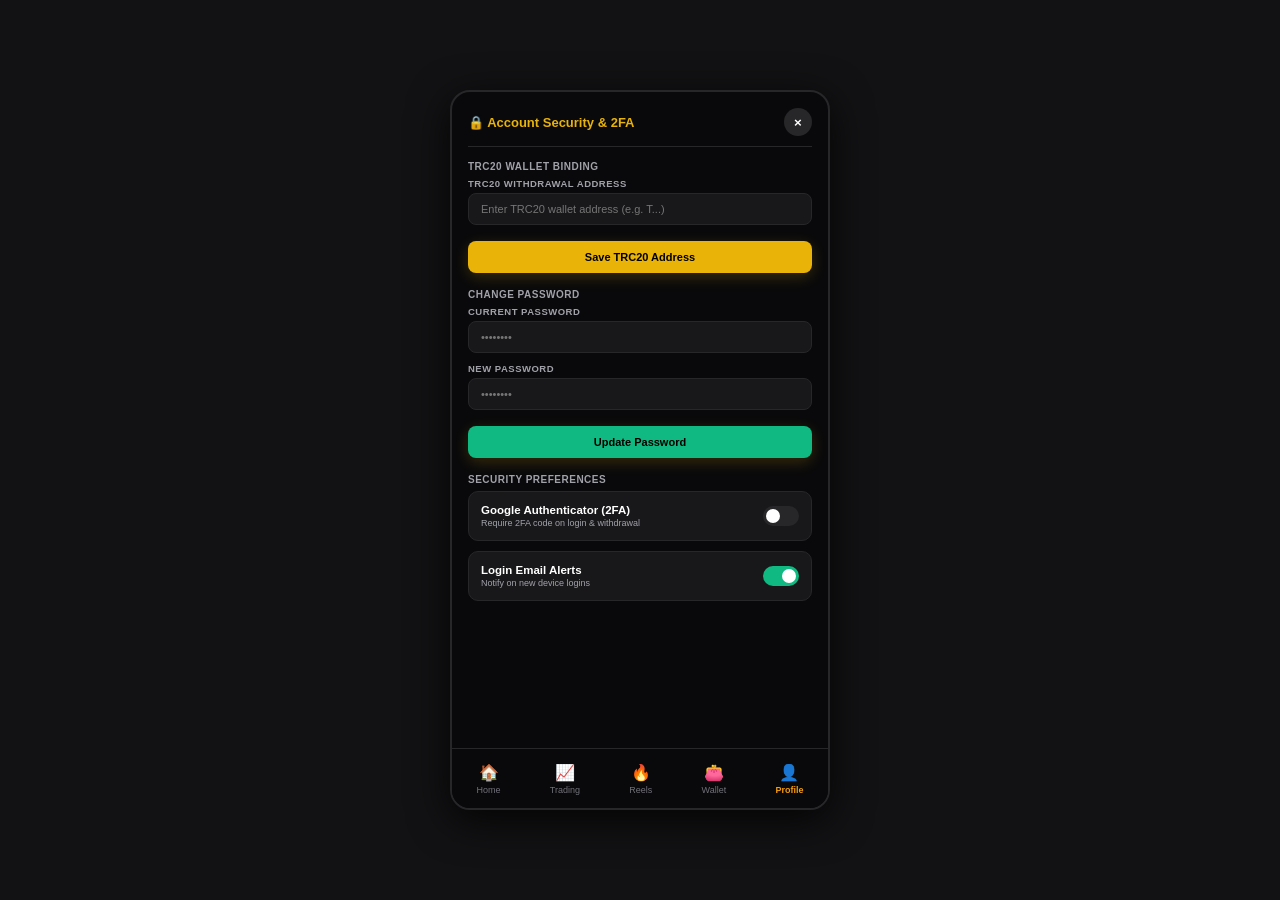
<file: account_security.html>
<!DOCTYPE html>
<html lang="en">
<head>
    <meta charset="UTF-8">
    <meta name="viewport" content="width=device-width, initial-scale=1.0">
    <title>FAFI - Account Security & 2FA</title>
    <style>
        body {
            margin: 0;
            background: #121214;
            color: #fff;
            font-family: -apple-system, BlinkMacSystemFont, "Segoe UI", Roboto, Helvetica, Arial, sans-serif;
            display: flex;
            justify-content: center;
            align-items: center;
            height: 100vh;
            overflow: hidden;
            user-select: none;
        }

        /* Ukuran Frame dikunci standar 380px x 720px */
        .container {
            position: relative;
            width: 380px;
            height: 720px;
            background: #09090b;
            color: #fff;
            border-radius: 20px;
            overflow: hidden;
            box-shadow: 0 10px 40px rgba(0,0,0,0.8);
            border: 2px solid #27272a;
            display: flex;
            flex-direction: column;
            box-sizing: border-box;
        }

        .content-scroll {
            flex: 1;
            overflow-y: auto;
            padding: 16px;
            box-sizing: border-box;
            padding-bottom: 75px;
        }

        .content-scroll::-webkit-scrollbar {
            width: 4px;
        }
        .content-scroll::-webkit-scrollbar-thumb {
            background: #27272a;
            border-radius: 4px;
        }

        .header {
            display: flex;
            justify-content: space-between;
            align-items: center;
            border-bottom: 1px solid #27272a;
            padding-bottom: 10px;
            margin-bottom: 14px;
            font-weight: bold;
            font-size: 13px;
        }

        .close-btn {
            background: #27272a;
            border: none;
            color: #fff;
            width: 28px;
            height: 28px;
            border-radius: 50%;
            cursor: pointer;
            font-weight: bold;
            display: flex;
            align-items: center;
            justify-content: center;
            transition: background 0.2s;
        }
        .close-btn:hover { background: #eab308; color: #000; }

        .section-title {
            font-size: 10px;
            font-weight: bold;
            color: #a1a1aa;
            text-transform: uppercase;
            margin: 12px 0 6px 0;
            letter-spacing: 0.5px;
        }

        .form-group {
            display: flex;
            flex-direction: column;
            gap: 4px;
            margin-bottom: 10px;
        }

        .form-label {
            font-size: 9.5px;
            color: #a1a1aa;
            font-weight: bold;
            text-transform: uppercase;
            letter-spacing: 0.5px;
        }

        .form-input {
            background: #18181b;
            border: 1px solid #27272a;
            border-radius: 8px;
            padding: 9px 12px;
            color: #fff;
            font-size: 11px;
            outline: none;
            width: 100%;
            box-sizing: border-box;
            transition: border-color 0.2s;
        }
        .form-input:focus { border-color: #eab308; }

        .action-btn {
            width: 100%;
            background: #eab308;
            color: #000;
            border: none;
            border-radius: 8px;
            padding: 10px;
            font-weight: 800;
            font-size: 11px;
            cursor: pointer;
            margin-top: 6px;
            box-shadow: 0 4px 15px rgba(234, 179, 8, 0.2);
            transition: opacity 0.2s;
        }
        .action-btn:hover { opacity: 0.9; }

        .security-card {
            background: #18181b;
            border: 1px solid #27272a;
            border-radius: 10px;
            padding: 12px;
            margin-bottom: 10px;
            display: flex;
            justify-content: space-between;
            align-items: center;
        }

        .sec-info-title { font-size: 11.5px; font-weight: bold; color: #fff; }
        .sec-info-desc { font-size: 9px; color: #a1a1aa; margin-top: 2px; }

        /* Switch Toggle */
        .switch {
            position: relative;
            display: inline-block;
            width: 36px;
            height: 20px;
        }
        .switch input { opacity: 0; width: 0; height: 0; }
        .slider {
            position: absolute; cursor: pointer; top: 0; left: 0; right: 0; bottom: 0;
            background-color: #27272a; transition: .3s; border-radius: 20px;
        }
        .slider:before {
            position: absolute; content: ""; height: 14px; width: 14px; left: 3px; bottom: 3px;
            background-color: white; transition: .3s; border-radius: 50%;
        }
        input:checked + .slider { background-color: #10b981; }
        input:checked + .slider:before { transform: translateX(16px); }

        /* Navbar Bawah Konsisten */
        .bottom-nav {
            height: 60px;
            background: #09090b;
            border-top: 1px solid #27272a;
            display: flex;
            justify-content: space-around;
            align-items: center;
            position: absolute;
            bottom: 0;
            left: 0;
            width: 100%;
            box-sizing: border-box;
            z-index: 20;
        }

        .nav-item {
            color: #71717a;
            text-decoration: none;
            font-size: 9px;
            display: flex;
            flex-direction: column;
            align-items: center;
            gap: 3px;
        }
        .nav-item.active { color: #f59e0b; font-weight: bold; }
        .nav-item:hover { color: #fff; }
        .nav-item span.icon { font-size: 16px; }
    </style>
</head>
<body>
    <div class="container">
        <div class="content-scroll">
            <div class="header">
                <span style="color: #eab308;">🔒 Account Security &amp; 2FA</span>
                <button class="close-btn" onclick="window.location.href='/profile'">&times;</button>
            </div>

            <!-- Bagian Bind TRC20 Address -->
            <div class="section-title">TRC20 Wallet Binding</div>
            <div class="form-group">
                <label class="form-label">TRC20 Withdrawal Address</label>
                <input type="text" class="form-input" id="trc20AddressInput" placeholder="Enter TRC20 wallet address (e.g. T...)">
            </div>
            <button class="action-btn" onclick="saveTrc20Address()">Save TRC20 Address</button>

            <!-- Bagian Ubah Password -->
            <div class="section-title" style="margin-top: 16px;">Change Password</div>
            <div class="form-group">
                <label class="form-label">Current Password</label>
                <input type="password" class="form-input" id="currentPass" placeholder="••••••••">
            </div>
            <div class="form-group">
                <label class="form-label">New Password</label>
                <input type="password" class="form-input" id="newPass" placeholder="••••••••">
            </div>
            <button class="action-btn" style="background: #10b981;" onclick="updatePassword()">Update Password</button>

            <!-- Bagian Keamanan Lainnya -->
            <div class="section-title" style="margin-top: 16px;">Security Preferences</div>
            
            <div class="security-card">
                <div>
                    <div class="sec-info-title">Google Authenticator (2FA)</div>
                    <div class="sec-info-desc">Require 2FA code on login & withdrawal</div>
                </div>
                <label class="switch">
                    <input type="checkbox" id="toggle2fa" onchange="toggleSecurity('2FA', this.checked)">
                    <span class="slider"></span>
                </label>
            </div>

            <div class="security-card">
                <div>
                    <div class="sec-info-title">Login Email Alerts</div>
                    <div class="sec-info-desc">Notify on new device logins</div>
                </div>
                <label class="switch">
                    <input type="checkbox" id="toggleEmailAlert" checked onchange="toggleSecurity('Email Alert', this.checked)">
                    <span class="slider"></span>
                </label>
            </div>
        </div>

        <!-- Navbar Bawah Konsisten -->
        <div class="bottom-nav">
            <a href="/" class="nav-item"><span class="icon">🏠</span><span>Home</span></a>
            <a href="/trading" class="nav-item"><span class="icon">📈</span><span>Trading</span></a>
            <a href="/reels" class="nav-item"><span class="icon">🔥</span><span>Reels</span></a>
            <a href="/wallet" class="nav-item"><span class="icon">👛</span><span>Wallet</span></a>
            <a href="/profile" class="nav-item active"><span class="icon">👤</span><span>Profile</span></a>
        </div>
    </div>

    <script>
        document.addEventListener("DOMContentLoaded", () => {
            const savedWallet = JSON.parse(localStorage.getItem('fafiUserWallet')) || {};
            if (savedWallet.trc20Address) {
                document.getElementById('trc20AddressInput').value = savedWallet.trc20Address;
            }
        });

        function saveTrc20Address() {
            const addr = document.getElementById('trc20AddressInput').value.trim();
            if (!addr.startsWith('T') || addr.length < 30) {
                alert("❌ Masukkan alamat TRC20 yang valid (diawali huruf T).");
                return;
            }

            let walletData = JSON.parse(localStorage.getItem('fafiUserWallet')) || { faraBalance: 1250.00, usdtBalance: 1000.00 };
            walletData.trc20Address = addr;
            localStorage.setItem('fafiUserWallet', JSON.stringify(walletData));

            alert("✅ Alamat TRC20 berhasil di-binding ke akun Anda!");
        }

        function updatePassword() {
            const curr = document.getElementById('currentPass').value;
            const neo = document.getElementById('newPass').value;

            if (!curr || !neo) {
                alert("❌ Mohon isi password lama dan password baru.");
                return;
            }
            if (neo.length < 6) {
                alert("❌ Password baru minimal harus 6 karakter.");
                return;
            }

            alert("✅ Password berhasil diperbarui!");
            document.getElementById('currentPass').value = '';
            document.getElementById('newPass').value = '';
        }

        function toggleSecurity(feature, status) {
            alert(`ℹ️ Fitur ${feature} berhasil di-${status ? 'aktifkan' : 'nonaktifkan'}.`);
        }
    </script>
</body>
</html>
</file>
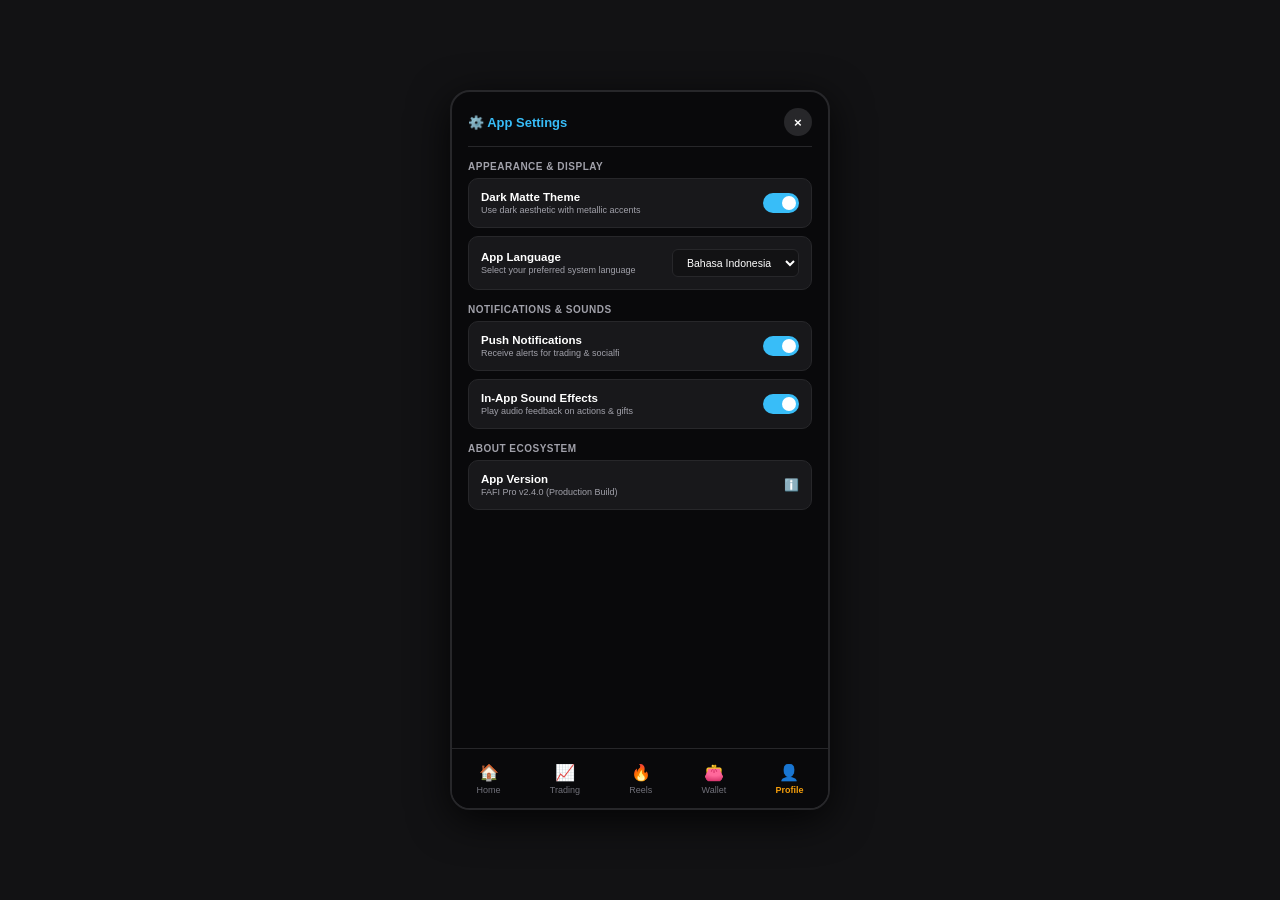
<file: app_setting.html>
<!DOCTYPE html>
<html lang="en">
<head>
    <meta charset="UTF-8">
    <meta name="viewport" content="width=device-width, initial-scale=1.0">
    <title>FAFI - App Settings</title>
    <style>
        body {
            margin: 0;
            background: #121214;
            color: #fff;
            font-family: -apple-system, BlinkMacSystemFont, "Segoe UI", Roboto, Helvetica, Arial, sans-serif;
            display: flex;
            justify-content: center;
            align-items: center;
            height: 100vh;
            overflow: hidden;
            user-select: none;
        }

        /* Ukuran Frame dikunci standar 380px x 720px */
        .container {
            position: relative;
            width: 380px;
            height: 720px;
            background: #09090b;
            color: #fff;
            border-radius: 20px;
            overflow: hidden;
            box-shadow: 0 10px 40px rgba(0,0,0,0.8);
            border: 2px solid #27272a;
            display: flex;
            flex-direction: column;
            box-sizing: border-box;
        }

        .content-scroll {
            flex: 1;
            overflow-y: auto;
            padding: 16px;
            box-sizing: border-box;
            padding-bottom: 75px;
        }

        .content-scroll::-webkit-scrollbar {
            width: 4px;
        }
        .content-scroll::-webkit-scrollbar-thumb {
            background: #27272a;
            border-radius: 4px;
        }

        .header {
            display: flex;
            justify-content: space-between;
            align-items: center;
            border-bottom: 1px solid #27272a;
            padding-bottom: 10px;
            margin-bottom: 14px;
            font-weight: bold;
            font-size: 13px;
        }

        .close-btn {
            background: #27272a;
            border: none;
            color: #fff;
            width: 28px;
            height: 28px;
            border-radius: 50%;
            cursor: pointer;
            font-weight: bold;
            display: flex;
            align-items: center;
            justify-content: center;
            transition: background 0.2s;
        }
        .close-btn:hover { background: #38bdf8; color: #000; }

        .section-title {
            font-size: 10px;
            font-weight: bold;
            color: #a1a1aa;
            text-transform: uppercase;
            margin: 12px 0 6px 0;
            letter-spacing: 0.5px;
        }

        .setting-card {
            background: #18181b;
            border: 1px solid #27272a;
            border-radius: 10px;
            padding: 12px;
            margin-bottom: 8px;
            display: flex;
            justify-content: space-between;
            align-items: center;
        }

        .set-info-title { font-size: 11.5px; font-weight: bold; color: #fff; }
        .set-info-desc { font-size: 9px; color: #a1a1aa; margin-top: 2px; }

        /* Switch Toggle */
        .switch {
            position: relative;
            display: inline-block;
            width: 36px;
            height: 20px;
        }
        .switch input { opacity: 0; width: 0; height: 0; }
        .slider {
            position: absolute; cursor: pointer; top: 0; left: 0; right: 0; bottom: 0;
            background-color: #27272a; transition: .3s; border-radius: 20px;
        }
        .slider:before {
            position: absolute; content: ""; height: 14px; width: 14px; left: 3px; bottom: 3px;
            background-color: white; transition: .3s; border-radius: 50%;
        }
        input:checked + .slider { background-color: #38bdf8; }
        input:checked + .slider:before { transform: translateX(16px); }

        .select-input {
            background: #121214;
            border: 1px solid #27272a;
            border-radius: 6px;
            padding: 6px 10px;
            color: #fff;
            font-size: 10.5px;
            outline: none;
            cursor: pointer;
        }
        .select-input:focus { border-color: #38bdf8; }

        /* Navbar Bawah Konsisten */
        .bottom-nav {
            height: 60px;
            background: #09090b;
            border-top: 1px solid #27272a;
            display: flex;
            justify-content: space-around;
            align-items: center;
            position: absolute;
            bottom: 0;
            left: 0;
            width: 100%;
            box-sizing: border-box;
            z-index: 20;
        }

        .nav-item {
            color: #71717a;
            text-decoration: none;
            font-size: 9px;
            display: flex;
            flex-direction: column;
            align-items: center;
            gap: 3px;
        }
        .nav-item.active { color: #f59e0b; font-weight: bold; }
        .nav-item:hover { color: #fff; }
        .nav-item span.icon { font-size: 16px; }
    </style>
</head>
<body>
    <div class="container">
        <div class="content-scroll">
            <div class="header">
                <span style="color: #38bdf8;">⚙️ App Settings</span>
                <button class="close-btn" onclick="window.location.href='/profile'">&times;</button>
            </div>

            <div class="section-title">Appearance &amp; Display</div>
            
            <div class="setting-card">
                <div>
                    <div class="set-info-title">Dark Matte Theme</div>
                    <div class="set-info-desc">Use dark aesthetic with metallic accents</div>
                </div>
                <label class="switch">
                    <input type="checkbox" id="toggleTheme" checked onchange="updateSetting('Dark Theme', this.checked)">
                    <span class="slider"></span>
                </label>
            </div>

            <div class="setting-card">
                <div>
                    <div class="set-info-title">App Language</div>
                    <div class="set-info-desc">Select your preferred system language</div>
                </div>
                <select class="select-input" id="langSelect" onchange="changeLanguage(this.value)">
                    <option value="id">Bahasa Indonesia</option>
                    <option value="en">English (US)</option>
                </select>
            </div>

            <div class="section-title" style="margin-top: 14px;">Notifications &amp; Sounds</div>

            <div class="setting-card">
                <div>
                    <div class="set-info-title">Push Notifications</div>
                    <div class="set-info-desc">Receive alerts for trading &amp; socialfi</div>
                </div>
                <label class="switch">
                    <input type="checkbox" id="togglePush" checked onchange="updateSetting('Push Notifications', this.checked)">
                    <span class="slider"></span>
                </label>
            </div>

            <div class="setting-card">
                <div>
                    <div class="set-info-title">In-App Sound Effects</div>
                    <div class="set-info-desc">Play audio feedback on actions &amp; gifts</div>
                </div>
                <label class="switch">
                    <input type="checkbox" id="toggleSound" checked onchange="updateSetting('Sound Effects', this.checked)">
                    <span class="slider"></span>
                </label>
            </div>

            <div class="section-title" style="margin-top: 14px;">About Ecosystem</div>
            
            <div class="setting-card" style="cursor: pointer;" onclick="alert('FAFI Pro Exchange & SocialFi Ecosystem v2.4.0 (Stable)\nBuilt for Sorong Raya Traders.')">
                <div>
                    <div class="set-info-title">App Version</div>
                    <div class="set-info-desc">FAFI Pro v2.4.0 (Production Build)</div>
                </div>
                <span style="color: #a1a1aa; font-size: 12px;">ℹ️</span>
            </div>
        </div>

        <!-- Navbar Bawah Konsisten -->
        <div class="bottom-nav">
            <a href="/" class="nav-item"><span class="icon">🏠</span><span>Home</span></a>
            <a href="/trading" class="nav-item"><span class="icon">📈</span><span>Trading</span></a>
            <a href="/reels" class="nav-item"><span class="icon">🔥</span><span>Reels</span></a>
            <a href="/wallet" class="nav-item"><span class="icon">👛</span><span>Wallet</span></a>
            <a href="/profile" class="nav-item active"><span class="icon">👤</span><span>Profile</span></a>
        </div>
    </div>

    <script>
        function updateSetting(name, status) {
            alert(`ℹ️ ${name} berhasil di-${status ? 'aktifkan' : 'nonaktifkan'}.`);
        }

        function changeLanguage(lang) {
            alert(`🌐 Bahasa sistem diubah ke: ${lang === 'id' ? 'Bahasa Indonesia' : 'English'}`);
        }
    </script>
</body>
</html>
</file>
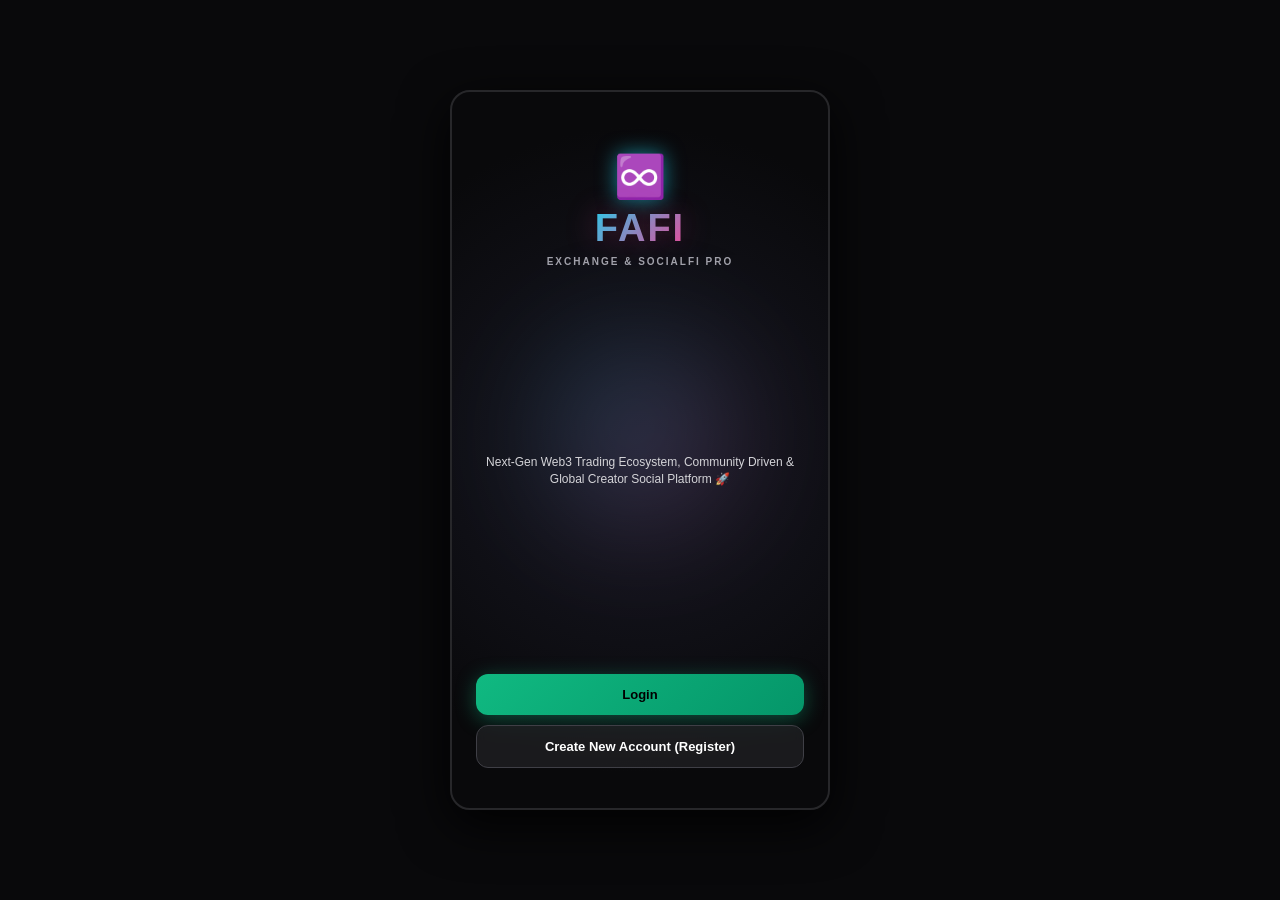
<file: auth.html>
<!DOCTYPE html>
<html lang="en">
<head>
    <meta charset="UTF-8">
    <meta name="viewport" content="width=device-width, initial-scale=1.0">
    <title>FAFI - Exchange & SocialFi Pro</title>
    <style>
        body {
            margin: 0;
            background: #09090b;
            color: #fff;
            font-family: -apple-system, BlinkMacSystemFont, "Segoe UI", Roboto, Helvetica, Arial, sans-serif;
            display: flex;
            justify-content: center;
            align-items: center;
            height: 100vh;
            overflow: hidden;
            user-select: none;
        }

        .auth-container {
            position: relative;
            width: 380px;
            height: 720px;
            background: radial-gradient(circle at center, #181824 0%, #09090b 80%);
            border-radius: 20px;
            overflow: hidden;
            box-shadow: 0 15px 50px rgba(0, 0, 0, 0.9);
            border: 2px solid #27272a;
            display: flex;
            flex-direction: column;
            justify-content: space-between;
            align-items: center;
            padding: 30px 24px;
            box-sizing: border-box;
        }

        .neon-glow-circle {
            position: absolute;
            width: 180px;
            height: 180px;
            background: linear-gradient(135deg, #06b6d4, #ec4899);
            filter: blur(60px);
            opacity: 0.25;
            z-index: 1;
            border-radius: 50%;
            top: 35%;
        }

        .brand-section {
            position: relative;
            z-index: 10;
            display: flex;
            flex-direction: column;
            align-items: center;
            text-align: center;
            margin-top: 30px;
        }

        .logo-icon-neon {
            font-size: 42px;
            color: #22d3ee;
            text-shadow: 0 0 20px rgba(34, 211, 238, 0.6);
            margin-bottom: 6px;
        }

        .logo-text-fafi {
            font-size: 38px;
            font-weight: 900;
            letter-spacing: 2px;
            background: linear-gradient(135deg, #22d3ee, #ec4899);
            -webkit-background-clip: text;
            -webkit-text-fill-color: transparent;
            text-shadow: 0 0 30px rgba(236, 72, 153, 0.4);
            margin: 0;
        }

        .logo-subtitle {
            font-size: 10px;
            letter-spacing: 2px;
            color: #a1a1aa;
            margin-top: 6px;
            font-weight: 700;
            text-transform: uppercase;
        }

        .hero-tagline {
            position: relative;
            z-index: 10;
            text-align: center;
            color: #d4d4d8;
            font-size: 12px;
            line-height: 1.4;
            padding: 0 10px;
        }

        .auth-actions {
            position: relative;
            z-index: 10;
            width: 100%;
            display: flex;
            flex-direction: column;
            gap: 10px;
            margin-bottom: 10px;
        }

        .btn-primary-fafi {
            width: 100%;
            padding: 13px;
            background: linear-gradient(135deg, #10b981, #059669);
            color: #000;
            border: none;
            border-radius: 12px;
            font-size: 13px;
            font-weight: 800;
            cursor: pointer;
            box-shadow: 0 4px 20px rgba(16, 185, 129, 0.4);
            transition: transform 0.2s, box-shadow 0.2s;
        }
        .btn-primary-fafi:hover {
            transform: scale(1.02);
            box-shadow: 0 6px 25px rgba(16, 185, 129, 0.6);
        }

        .btn-secondary-fafi {
            width: 100%;
            padding: 13px;
            background: rgba(39, 39, 42, 0.6);
            backdrop-filter: blur(6px);
            color: #fff;
            border: 1px solid #3f3f46;
            border-radius: 12px;
            font-size: 13px;
            font-weight: 700;
            cursor: pointer;
            transition: background 0.2s, border-color 0.2s;
        }
        .btn-secondary-fafi:hover {
            background: rgba(63, 63, 70, 0.8);
            border-color: #22d3ee;
        }

        /* Modal */
        .fafi-modal-overlay {
            position: absolute;
            top: 0; left: 0;
            width: 100%; height: 100%;
            background: rgba(0, 0, 0, 0.85);
            backdrop-filter: blur(8px);
            display: none;
            justify-content: center;
            align-items: flex-end;
            z-index: 999;
        }
        .fafi-modal-content {
            background: #18181b;
            width: 100%;
            max-height: 85vh;
            overflow-y: auto;
            border-top-left-radius: 24px;
            border-top-right-radius: 24px;
            padding: 20px 20px 24px 20px;
            box-sizing: border-box;
            border-top: 2px solid #22d3ee;
            animation: slideUpModal 0.3s ease-out;
        }
        @keyframes slideUpModal {
            from { transform: translateY(100%); }
            to { transform: translateY(0); }
        }

        .modal-header-row {
            display: flex;
            justify-content: space-between;
            align-items: center;
            margin-bottom: 14px;
        }
        .modal-title-text {
            font-size: 15px;
            font-weight: bold;
            color: #22d3ee;
        }
        .modal-close-x {
            background: none;
            border: none;
            color: #a1a1aa;
            font-size: 20px;
            cursor: pointer;
        }

        .form-group {
            margin-bottom: 10px;
            text-align: left;
        }
        .form-label {
            font-size: 10.5px;
            color: #a1a1aa;
            margin-bottom: 4px;
            display: block;
            font-weight: 600;
        }
        .form-input {
            width: 100%;
            background: #121212;
            border: 1px solid #3f3f46;
            border-radius: 10px;
            padding: 10px 12px;
            color: #fff;
            font-size: 12.5px;
            box-sizing: border-box;
            outline: none;
            transition: border-color 0.2s;
        }
        .form-input:focus { border-color: #22d3ee; }
        
        .form-hint {
            font-size: 9px;
            color: #71717a;
            margin-top: 3px;
        }

        .form-submit-btn {
            width: 100%;
            padding: 12px;
            background: linear-gradient(135deg, #22d3ee, #0284c7);
            color: #000;
            border: none;
            border-radius: 10px;
            font-size: 12.5px;
            font-weight: 800;
            cursor: pointer;
            margin-top: 8px;
            box-shadow: 0 4px 15px rgba(34, 211, 238, 0.4);
        }
    </style>
</head>
<body>

    <div class="auth-container">
        <div class="neon-glow-circle"></div>

        <div class="brand-section">
            <div class="logo-icon-neon">♾️</div>
            <h1 class="logo-text-fafi">FAFI</h1>
            <div class="logo-subtitle">Exchange &amp; SocialFi Pro</div>
        </div>

        <div class="hero-tagline">
            Next-Gen Web3 Trading Ecosystem, Community Driven &amp; Global Creator Social Platform 🚀
        </div>

        <div class="auth-actions">
            <button class="btn-primary-fafi" id="openLoginBtn">Login</button>
            <button class="btn-secondary-fafi" id="openRegisterBtn">Create New Account (Register)</button>
        </div>

        <!-- MODAL LOGIN / REGISTER -->
        <div class="fafi-modal-overlay" id="authModalOverlay">
            <div class="fafi-modal-content">
                <div class="modal-header-row">
                    <span class="modal-title-text" id="modalTitleText">Login to FAFI</span>
                    <button class="modal-close-x" id="closeAuthModal">&times;</button>
                </div>

                <!-- Form Register Fields -->
                <div id="registerFieldsContainer" style="display: none;">
                    <div class="form-group">
                        <label class="form-label">Username (Unique &amp; Permanent)</label>
                        <input type="text" class="form-input" id="inputUsername" placeholder="e.g. @ryank_crypto">
                        <div class="form-hint">Note: Username cannot be changed after registration.</div>
                    </div>

                    <div class="form-group">
                        <label class="form-label">Email Address</label>
                        <input type="email" class="form-input" id="inputEmail" placeholder="e.g. rian.rawalangi@gmail.com">
                    </div>

                    <div class="form-group">
                        <label class="form-label">WhatsApp Number (No WA)</label>
                        <input type="text" class="form-input" id="inputWhatsApp" placeholder="e.g. +6281234567890">
                    </div>
                </div>

                <!-- Form Login Field -->
                <div class="form-group" id="loginIdentifierGroup">
                    <label class="form-label">Username / Email</label>
                    <input type="text" class="form-input" id="inputIdentifier" placeholder="e.g. @ryank_crypto">
                </div>

                <div class="form-group">
                    <label class="form-label">Password</label>
                    <input type="password" class="form-input" id="inputPassword" placeholder="••••••••">
                </div>

                <div class="form-group" id="confirmPasswordGroup" style="display: none;">
                    <label class="form-label">Confirm Password</label>
                    <input type="password" class="form-input" id="inputConfirmPassword" placeholder="••••••••">
                </div>

                <button class="form-submit-btn" id="submitAuthBtn">Sign In Now</button>
            </div>
        </div>
    </div>

    <script>
        const modalOverlay = document.getElementById('authModalOverlay');
        const modalTitle = document.getElementById('modalTitleText');
        const registerFieldsContainer = document.getElementById('registerFieldsContainer');
        const loginIdentifierGroup = document.getElementById('loginIdentifierGroup');
        const confirmPasswordGroup = document.getElementById('confirmPasswordGroup');
        const submitBtn = document.getElementById('submitAuthBtn');
        
        let isRegisterMode = false;

        document.getElementById('openLoginBtn').addEventListener('click', () => {
            isRegisterMode = false;
            modalTitle.innerText = "Login to FAFI Ecosystem";
            registerFieldsContainer.style.display = 'none';
            loginIdentifierGroup.style.display = 'block';
            confirmPasswordGroup.style.display = 'none';
            submitBtn.innerText = "Sign In Now";
            modalOverlay.style.display = 'flex';
        });

        document.getElementById('openRegisterBtn').addEventListener('click', () => {
            isRegisterMode = true;
            modalTitle.innerText = "Create FAFI Account";
            registerFieldsContainer.style.display = 'block';
            loginIdentifierGroup.style.display = 'none';
            confirmPasswordGroup.style.display = 'block';
            submitBtn.innerText = "Register & Create Account";
            modalOverlay.style.display = 'flex';
        });

        document.getElementById('closeAuthModal').addEventListener('click', () => {
            modalOverlay.style.display = 'none';
        });

        modalOverlay.addEventListener('click', (e) => {
            if (e.target === modalOverlay) modalOverlay.style.display = 'none';
        });

        submitBtn.addEventListener('click', () => {
            const password = document.getElementById('inputPassword').value.trim();

            if (isRegisterMode) {
                let username = document.getElementById('inputUsername').value.trim();
                const email = document.getElementById('inputEmail').value.trim();
                const whatsapp = document.getElementById('inputWhatsApp').value.trim();
                const confirmPassword = document.getElementById('inputConfirmPassword').value.trim();

                if (!username || !email || !whatsapp || !password || !confirmPassword) {
                    alert("❌ Please fill in all required registration fields!");
                    return;
                }

                if (!username.startsWith('@')) {
                    username = '@' + username;
                }

                if (password !== confirmPassword) {
                    alert("❌ Passwords do not match! Please check again.");
                    return;
                }

                const userData = {
                    username: username,
                    email: email,
                    whatsapp: whatsapp,
                    joinedDate: new Date().toISOString(),
                    kycVerified: false
                };
                
                localStorage.setItem('faFiUserData', JSON.stringify(userData));
                alert(`✅ Registration successful! Welcome to FAFI Pro, ${username}. Please complete your KYC verification.`);
                
                // LANGSUNG ARAHKAN KE HALAMAN PROFIL KYC (/profile)
                window.location.href = '/profile';
            } else {
                const identifier = document.getElementById('inputIdentifier').value.trim();
                if (!identifier || !password) {
                    alert("❌ Please enter your username/email and password!");
                    return;
                }
                alert(`🚀 Login successful! Welcome back, ${identifier}.`);
                
                // Login biasa langsung ke Reels
                window.location.href = '/reels';
            }
        });
    </script>
</body>
</html>
</file>
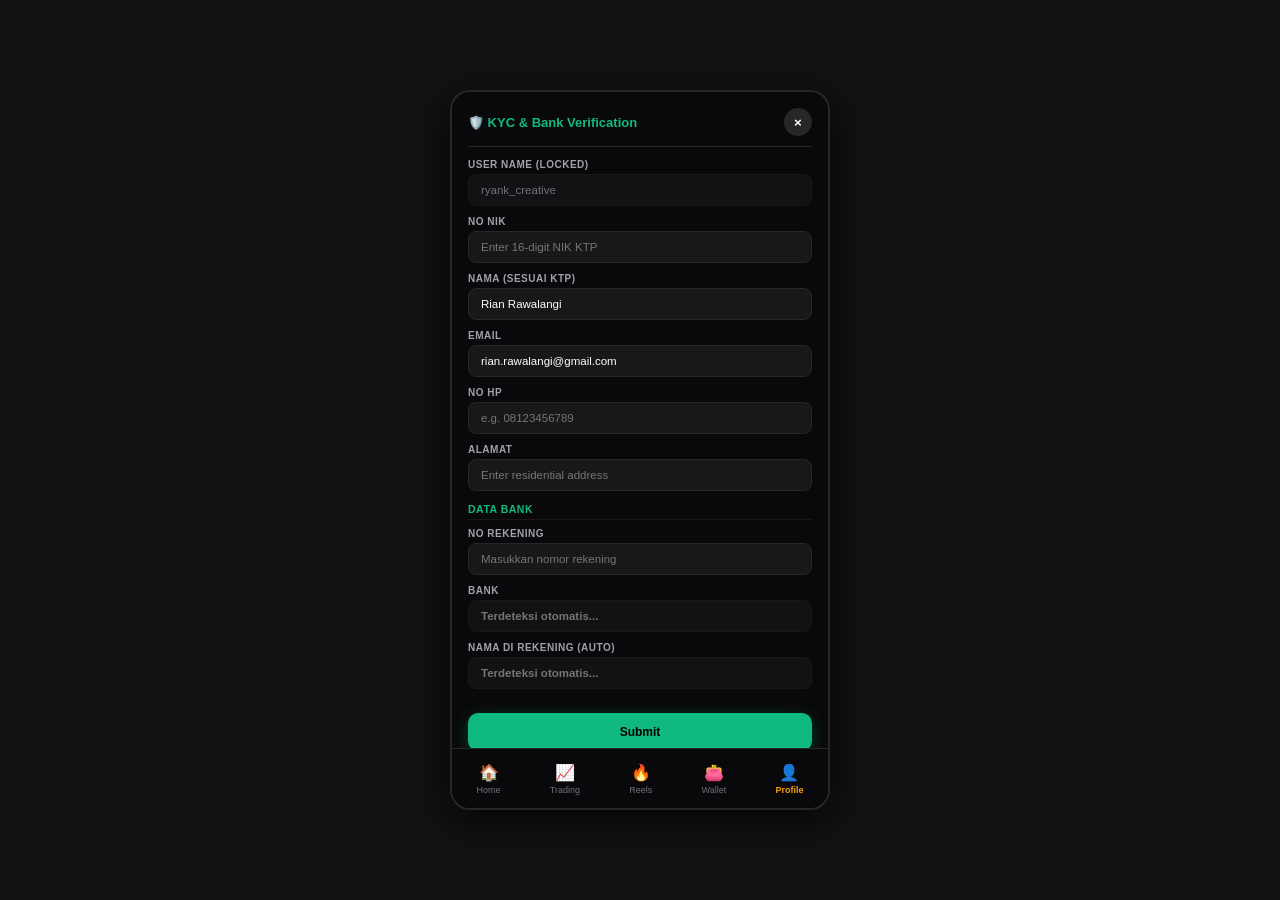
<file: kyc.html>
<!DOCTYPE html>
<html lang="en">
<head>
    <meta charset="UTF-8">
    <meta name="viewport" content="width=device-width, initial-scale=1.0">
    <title>FAFI - KYC & Bank Verification</title>
    <style>
        body {
            margin: 0;
            background: #121214;
            color: #fff;
            font-family: -apple-system, BlinkMacSystemFont, "Segoe UI", Roboto, Helvetica, Arial, sans-serif;
            display: flex;
            justify-content: center;
            align-items: center;
            height: 100vh;
            overflow: hidden;
            user-select: none;
        }

        /* Ukuran Frame disamakan persis dengan ukuran Reels (380px x 720px) */
        .phone-frame {
            position: relative;
            width: 380px;
            height: 720px;
            background: #09090b;
            border-radius: 20px;
            border: 2px solid #27272a;
            box-shadow: 0 10px 40px rgba(0,0,0,0.8);
            display: flex;
            flex-direction: column;
            box-sizing: border-box;
            overflow: hidden;
        }

        /* Konten Utama (Bisa di-scroll) */
        .container {
            flex: 1;
            overflow-y: auto;
            padding: 16px;
            box-sizing: border-box;
            padding-bottom: 75px;
        }

        .container::-webkit-scrollbar {
            width: 4px;
        }
        .container::-webkit-scrollbar-thumb {
            background: #27272a;
            border-radius: 4px;
        }

        .header {
            display: flex;
            justify-content: space-between;
            align-items: center;
            border-bottom: 1px solid #27272a;
            padding-bottom: 10px;
            margin-bottom: 12px;
            font-weight: bold;
            font-size: 13px;
        }

        .close-btn {
            background: #27272a;
            border: none;
            color: #fff;
            width: 28px;
            height: 28px;
            border-radius: 50%;
            cursor: pointer;
            font-weight: bold;
            display: flex;
            align-items: center;
            justify-content: center;
            transition: background 0.2s;
        }
        .close-btn:hover { background: #10b981; color: #000; }

        .section-title {
            font-size: 10.5px;
            font-weight: bold;
            color: #10b981;
            text-transform: uppercase;
            margin: 12px 0 8px 0;
            letter-spacing: 0.5px;
            border-bottom: 1px solid #18181b;
            padding-bottom: 4px;
        }

        .form-group {
            display: flex;
            flex-direction: column;
            gap: 4px;
            margin-bottom: 10px;
        }

        .form-label {
            font-size: 10px;
            color: #a1a1aa;
            font-weight: bold;
            text-transform: uppercase;
            letter-spacing: 0.5px;
        }

        .form-input {
            background: #18181b;
            border: 1px solid #27272a;
            border-radius: 8px;
            padding: 9px 12px;
            color: #fff;
            font-size: 11.5px;
            outline: none;
            width: 100%;
            box-sizing: border-box;
            transition: border-color 0.2s;
        }
        .form-input:focus { border-color: #10b981; }
        .form-input:read-only {
            background: #121214;
            color: #71717a;
            border-color: #18181b;
            cursor: not-allowed;
        }

        .submit-btn {
            width: 100%;
            background: #10b981;
            color: #000;
            border: none;
            border-radius: 10px;
            padding: 12px;
            font-weight: 800;
            font-size: 12px;
            cursor: pointer;
            margin-top: 14px;
            box-shadow: 0 4px 15px rgba(16, 185, 129, 0.3);
            transition: opacity 0.2s;
        }
        .submit-btn:hover { opacity: 0.9; }

        /* Navbar Bawah Konsisten */
        .bottom-nav {
            height: 60px;
            background: #09090b;
            border-top: 1px solid #27272a;
            display: flex;
            justify-content: space-around;
            align-items: center;
            position: absolute;
            bottom: 0;
            left: 0;
            width: 100%;
            box-sizing: border-box;
            z-index: 10;
        }

        .nav-item {
            color: #71717a;
            text-decoration: none;
            font-size: 9px;
            display: flex;
            flex-direction: column;
            align-items: center;
            gap: 3px;
        }
        .nav-item.active { color: #f59e0b; font-weight: bold; }
        .nav-item:hover { color: #fff; }
        .nav-item span.icon { font-size: 16px; }
    </style>
</head>
<body>
    <div class="phone-frame">
        <div class="container">
            <div class="header">
                <span style="color: #10b981;">🛡️ KYC &amp; Bank Verification</span>
                <button class="close-btn" onclick="window.location.href='/profile'">&times;</button>
            </div>

            <div class="form-group">
                <label class="form-label">User Name (Locked)</label>
                <input type="text" class="form-input" id="kycUsername" value="ryank_creative" readonly>
            </div>

            <div class="form-group">
                <label class="form-label">No NIK</label>
                <input type="text" class="form-input" id="kycNik" placeholder="Enter 16-digit NIK KTP" maxlength="16">
            </div>

            <div class="form-group">
                <label class="form-label">Nama (Sesuai KTP)</label>
                <input type="text" class="form-input" id="kycName" value="Rian Rawalangi">
            </div>

            <div class="form-group">
                <label class="form-label">Email</label>
                <input type="email" class="form-input" id="kycEmail" value="rian.rawalangi@gmail.com">
            </div>

            <div class="form-group">
                <label class="form-label">No HP</label>
                <input type="text" class="form-input" id="kycPhone" placeholder="e.g. 08123456789">
            </div>

            <div class="form-group">
                <label class="form-label">Alamat</label>
                <input type="text" class="form-input" id="kycAddress" placeholder="Enter residential address">
            </div>

            <div class="section-title">Data Bank</div>

            <div class="form-group">
                <label class="form-label">No Rekening</label>
                <input type="text" class="form-input" id="kycAccount" placeholder="Masukkan nomor rekening" oninput="autoDetectBank(this.value)">
            </div>

            <div class="form-group">
                <label class="form-label">Bank</label>
                <input type="text" class="form-input" id="kycBank" placeholder="Terdeteksi otomatis..." readonly style="color: #22d3ee; font-weight: bold;">
            </div>

            <div class="form-group">
                <label class="form-label">Nama Di Rekening (Auto)</label>
                <input type="text" class="form-input" id="kycBankName" placeholder="Terdeteksi otomatis..." readonly style="color: #f59e0b; font-weight: bold;">
            </div>

            <button class="submit-btn" onclick="submitKycData()">Submit</button>
        </div>

        <div class="bottom-nav">
            <a href="/" class="nav-item"><span class="icon">🏠</span><span>Home</span></a>
            <a href="/trading" class="nav-item"><span class="icon">📈</span><span>Trading</span></a>
            <a href="/reels" class="nav-item"><span class="icon">🔥</span><span>Reels</span></a>
            <a href="/wallet" class="nav-item"><span class="icon">👛</span><span>Wallet</span></a>
            <a href="/profile" class="nav-item active"><span class="icon">👤</span><span>Profile</span></a>
        </div>
    </div>

    <script>
        function autoDetectBank(accNo) {
            const bankField = document.getElementById('kycBank');
            const nameField = document.getElementById('kycBankName');
            const fullName = document.getElementById('kycName').value;

            if (accNo.length >= 4) {
                if (accNo.startsWith('1')) {
                    bankField.value = "Bank BCA";
                } else if (accNo.startsWith('2')) {
                    bankField.value = "Bank Mandiri";
                } else if (accNo.startsWith('3')) {
                    bankField.value = "Bank BNI";
                } else {
                    bankField.value = "Bank BRI";
                }
                nameField.value = fullName.toUpperCase();
            } else {
                bankField.value = "";
                nameField.value = "";
            }
        }

        function submitKycData() {
            const nik = document.getElementById('kycNik').value;
            const account = document.getElementById('kycAccount').value;
            
            if (!nik || nik.length < 16) {
                alert('Mohon masukkan No NIK 16 digit yang valid.');
                return;
            }
            if (!account) {
                alert('Mohon masukkan nomor rekening bank.');
                return;
            }

            const savedUser = localStorage.getItem('faFiUserData');
            let userData = savedUser ? JSON.parse(savedUser) : { username: "ryank_creative" };
            userData.kycVerified = true;
            userData.nik = nik;
            localStorage.setItem('faFiUserData', JSON.stringify(userData));

            alert('KYC Berhasil Disubmit!');
            window.location.href = '/profile';
        }
    </script>
</body>
</html>
</file>
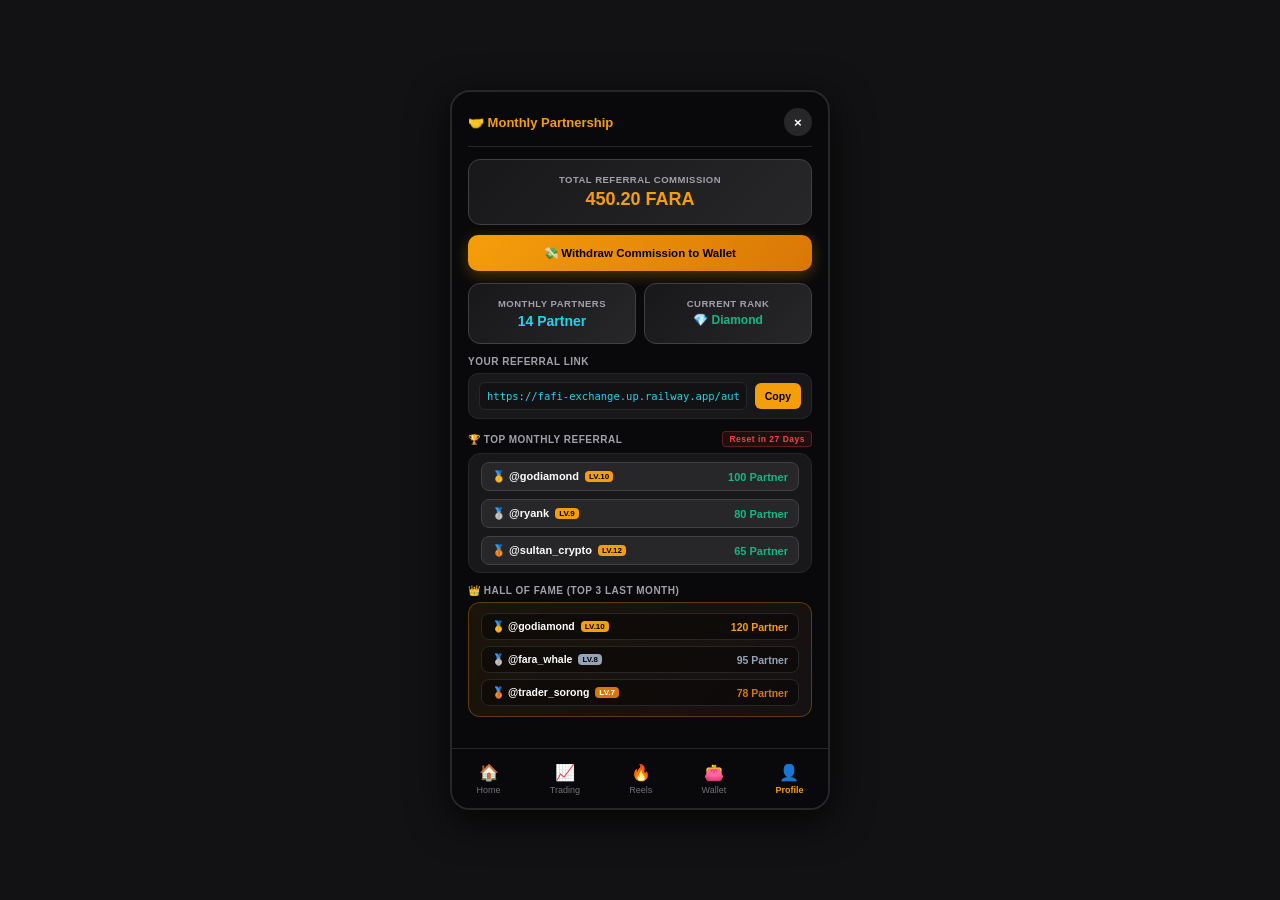
<file: partnership.html>
<!DOCTYPE html>
<html lang="en">
<head>
    <meta charset="UTF-8">
    <meta name="viewport" content="width=device-width, initial-scale=1.0">
    <title>FAFI - Monthly Partnership & Leaderboard</title>
    <style>
        body {
            margin: 0;
            background: #121214;
            color: #fff;
            font-family: -apple-system, BlinkMacSystemFont, "Segoe UI", Roboto, Helvetica, Arial, sans-serif;
            display: flex;
            justify-content: center;
            align-items: center;
            height: 100vh;
            overflow: hidden;
            user-select: none;
        }

        .container {
            position: relative;
            width: 380px;
            height: 720px;
            background: #09090b;
            color: #fff;
            border-radius: 20px;
            overflow: hidden;
            box-shadow: 0 10px 40px rgba(0,0,0,0.8);
            border: 2px solid #27272a;
            display: flex;
            flex-direction: column;
            box-sizing: border-box;
        }

        .content-scroll {
            flex: 1;
            overflow-y: auto;
            padding: 16px;
            box-sizing: border-box;
            padding-bottom: 75px;
        }

        .content-scroll::-webkit-scrollbar {
            width: 4px;
        }
        .content-scroll::-webkit-scrollbar-thumb {
            background: #27272a;
            border-radius: 4px;
        }

        .header {
            display: flex;
            justify-content: space-between;
            align-items: center;
            border-bottom: 1px solid #27272a;
            padding-bottom: 10px;
            margin-bottom: 12px;
            font-weight: bold;
            font-size: 13px;
        }

        .close-btn {
            background: #27272a;
            border: none;
            color: #fff;
            width: 28px;
            height: 28px;
            border-radius: 50%;
            cursor: pointer;
            font-weight: bold;
            display: flex;
            align-items: center;
            justify-content: center;
            transition: background 0.2s;
        }
        .close-btn:hover { background: #f59e0b; color: #000; }

        .stat-card {
            background: linear-gradient(135deg, #18181b 0%, #27272a 100%);
            border: 1px solid #3f3f46;
            border-radius: 12px;
            padding: 14px;
            margin-bottom: 10px;
            text-align: center;
        }

        .stat-title {
            font-size: 9.5px;
            color: #a1a1aa;
            text-transform: uppercase;
            font-weight: bold;
            letter-spacing: 0.5px;
            margin-bottom: 4px;
        }

        .stat-value {
            font-size: 18px;
            font-weight: 800;
            color: #f59e0b;
        }

        .wd-btn {
            width: 100%;
            background: linear-gradient(135deg, #f59e0b, #d97706);
            color: #000;
            border: none;
            border-radius: 10px;
            padding: 11px;
            font-weight: 800;
            font-size: 11.5px;
            cursor: pointer;
            margin-bottom: 12px;
            display: flex;
            align-items: center;
            justify-content: center;
            gap: 8px;
            box-shadow: 0 4px 15px rgba(245, 158, 11, 0.3);
            transition: opacity 0.2s;
        }
        .wd-btn:hover { opacity: 0.9; }

        .section-title {
            font-size: 10px;
            font-weight: bold;
            color: #a1a1aa;
            text-transform: uppercase;
            margin: 12px 0 6px 0;
            letter-spacing: 0.5px;
            display: flex;
            justify-content: space-between;
            align-items: center;
        }

        .reset-timer-badge {
            font-size: 8.5px;
            color: #ef4444;
            background: rgba(239, 68, 68, 0.1);
            border: 1px solid rgba(239, 68, 68, 0.3);
            padding: 2px 6px;
            border-radius: 4px;
            text-transform: none;
        }

        .referral-box {
            background: #18181b;
            border: 1px solid #27272a;
            border-radius: 10px;
            padding: 8px 10px;
            display: flex;
            gap: 8px;
            align-items: center;
            margin-bottom: 10px;
        }

        .referral-input {
            background: #121214;
            border: 1px solid #27272a;
            border-radius: 6px;
            padding: 7px;
            color: #22d3ee;
            font-size: 10.5px;
            width: 100%;
            outline: none;
            font-family: monospace;
        }

        .copy-btn {
            background: #f59e0b;
            color: #000;
            border: none;
            border-radius: 6px;
            padding: 7px 10px;
            font-weight: bold;
            font-size: 10.5px;
            cursor: pointer;
            white-space: nowrap;
        }
        .copy-btn:hover { opacity: 0.9; }

        /* Jendela Leaderboard Teks Berjalan Ke Atas */
        .leaderboard-window {
            background: #18181b;
            border: 1px solid #27272a;
            border-radius: 12px;
            height: 120px;
            overflow: hidden;
            position: relative;
            padding: 8px 12px;
            box-sizing: border-box;
            margin-bottom: 10px;
        }

        .leaderboard-ticker {
            display: flex;
            flex-direction: column;
            gap: 8px;
            position: absolute;
            width: calc(100% - 24px);
            animation: scrollUp 10s linear infinite;
        }
        .leaderboard-window:hover .leaderboard-ticker {
            animation-play-state: paused;
        }

        @keyframes scrollUp {
            0% { transform: translateY(0); }
            100% { transform: translateY(-50%); }
        }

        .leaderboard-item {
            display: flex;
            justify-content: space-between;
            align-items: center;
            background: #27272a;
            padding: 7px 10px;
            border-radius: 8px;
            font-size: 11px;
            border: 1px solid #3f3f46;
        }

        .lb-user-info {
            display: flex;
            align-items: center;
            gap: 6px;
            font-weight: bold;
            color: #fff;
        }

        .lb-level {
            font-size: 8px;
            padding: 1px 4px;
            border-radius: 4px;
            background: #f59e0b;
            color: #000;
            font-weight: 900;
        }

        .lb-count {
            color: #10b981;
            font-weight: bold;
        }

        /* Kotak Hall of Fame / Podium Bulan Lalu */
        .podium-box {
            background: linear-gradient(135deg, rgba(245, 158, 11, 0.08), rgba(24, 18, 20, 0.9));
            border: 1px solid rgba(245, 158, 11, 0.3);
            border-radius: 12px;
            padding: 10px 12px;
            display: flex;
            flex-direction: column;
            gap: 6px;
        }

        .podium-item {
            display: flex;
            justify-content: space-between;
            align-items: center;
            background: rgba(0, 0, 0, 0.4);
            padding: 6px 10px;
            border-radius: 8px;
            font-size: 10.5px;
            border: 1px solid #27272a;
        }

        /* Navbar Bawah Konsisten */
        .bottom-nav {
            height: 60px;
            background: #09090b;
            border-top: 1px solid #27272a;
            display: flex;
            justify-content: space-around;
            align-items: center;
            position: absolute;
            bottom: 0;
            left: 0;
            width: 100%;
            box-sizing: border-box;
            z-index: 20;
        }

        .nav-item {
            color: #71717a;
            text-decoration: none;
            font-size: 9px;
            display: flex;
            flex-direction: column;
            align-items: center;
            gap: 3px;
        }
        .nav-item.active { color: #f59e0b; font-weight: bold; }
        .nav-item:hover { color: #fff; }
        .nav-item span.icon { font-size: 16px; }
    </style>
</head>
<body>
    <div class="container">
        <div class="content-scroll">
            <div class="header">
                <span style="color: #f59e0b;">🤝 Monthly Partnership</span>
                <button class="close-btn" onclick="window.location.href='/profile'">&times;</button>
            </div>

            <!-- Statistik Kemitraan -->
            <div class="stat-card">
                <div class="stat-title">Total Referral Commission</div>
                <div class="stat-value" id="commissionDisplay">450.20 FARA</div>
            </div>

            <!-- Tombol Withdraw Komisi -->
            <button class="wd-btn" onclick="withdrawCommission()">
                <span>💸 Withdraw Commission to Wallet</span>
            </button>

            <div style="display: flex; gap: 8px; margin-bottom: 4px;">
                <div class="stat-card" style="flex: 1; margin-bottom: 0;">
                    <div class="stat-title">Monthly Partners</div>
                    <div class="stat-value" style="font-size: 14px; color: #22d3ee;" id="referralCountDisplay">14 Partner</div>
                </div>
                <div class="stat-card" style="flex: 1; margin-bottom: 0;">
                    <div class="stat-title">Current Rank</div>
                    <div class="stat-value" style="font-size: 12px; color: #10b981;">💎 Diamond</div>
                </div>
            </div>

            <!-- Link Referral -->
            <div class="section-title">Your Referral Link</div>
            <div class="referral-box">
                <input type="text" class="referral-input" id="refLink" value="https://fafi-exchange.up.railway.app/auth?ref=ryank_diamond" readonly>
                <button class="copy-btn" onclick="copyReferral()">Copy</button>
            </div>

            <!-- Jendela Papan Peringkat Bulanan (Berjalan ke Atas) -->
            <div class="section-title">
                <span>🏆 Top Monthly Referral</span>
                <span class="reset-timer-badge" id="resetBadge">Reset in 22 Days</span>
            </div>
            
            <div class="leaderboard-window">
                <div class="leaderboard-ticker" id="leaderboardTicker">
                    <div class="leaderboard-item">
                        <div class="lb-user-info">🥇 @godiamond <span class="lb-level">LV.10</span></div>
                        <div class="lb-count">100 Partner</div>
                    </div>
                    <div class="leaderboard-item">
                        <div class="lb-user-info">🥈 @ryank <span class="lb-level">LV.9</span></div>
                        <div class="lb-count">80 Partner</div>
                    </div>
                    <div class="leaderboard-item">
                        <div class="lb-user-info">🥉 @sultan_crypto <span class="lb-level">LV.12</span></div>
                        <div class="lb-count">65 Partner</div>
                    </div>
                    <div class="leaderboard-item">
                        <div class="lb-user-info">🏅 @fara_whale <span class="lb-level">LV.8</span></div>
                        <div class="lb-count">52 Partner</div>
                    </div>
                    <!-- Duplikat untuk infinite scroll halus -->
                    <div class="leaderboard-item">
                        <div class="lb-user-info">🥇 @godiamond <span class="lb-level">LV.10</span></div>
                        <div class="lb-count">100 Partner</div>
                    </div>
                    <div class="leaderboard-item">
                        <div class="lb-user-info">🥈 @ryank <span class="lb-level">LV.9</span></div>
                        <div class="lb-count">80 Partner</div>
                    </div>
                </div>
            </div>

            <!-- Podium 3 Terbanyak Bulan Lalu -->
            <div class="section-title">👑 Hall of Fame (Top 3 Last Month)</div>
            <div class="podium-box">
                <div class="podium-item">
                    <div class="lb-user-info">🥇 @godiamond <span class="lb-level" style="background:#f59e0b; color:#000;">LV.10</span></div>
                    <div class="lb-count" style="color:#f59e0b;">120 Partner</div>
                </div>
                <div class="podium-item">
                    <div class="lb-user-info">🥈 @fara_whale <span class="lb-level" style="background:#94a3b8; color:#000;">LV.8</span></div>
                    <div class="lb-count" style="color:#94a3b8;">95 Partner</div>
                </div>
                <div class="podium-item">
                    <div class="lb-user-info">🥉 @trader_sorong <span class="lb-level" style="background:#d97706; color:#fff;">LV.7</span></div>
                    <div class="lb-count" style="color:#d97706;">78 Partner</div>
                </div>
            </div>

        </div>

        <!-- Navbar Bawah Konsisten -->
        <div class="bottom-nav">
            <a href="/" class="nav-item"><span class="icon">🏠</span><span>Home</span></a>
            <a href="/trading" class="nav-item"><span class="icon">📈</span><span>Trading</span></a>
            <a href="/reels" class="nav-item"><span class="icon">🔥</span><span>Reels</span></a>
            <a href="/wallet" class="nav-item"><span class="icon">👛</span><span>Wallet</span></a>
            <a href="/profile" class="nav-item active"><span class="icon">👤</span><span>Profile</span></a>
        </div>
    </div>

    <script>
        let currentCommission = 450.20;

        function copyReferral() {
            const copyText = document.getElementById("refLink");
            copyText.select();
            navigator.clipboard.writeText(copyText.value);
            alert("Referral link copied to clipboard!");
        }

        function withdrawCommission() {
            if (currentCommission <= 0) {
                alert("❌ Tidak ada komisi yang tersedia untuk ditarik.");
                return;
            }

            let walletData = JSON.parse(localStorage.getItem('fafiUserWallet')) || { faraBalance: 1250.00, usdtBalance: 1000.00 };
            walletData.faraBalance += currentCommission;
            localStorage.setItem('fafiUserWallet', JSON.stringify(walletData));

            alert(`✅ Berhasil menarik komisi sebesar ${currentCommission.toFixed(2)} FARA ke Wallet utama!`);
            currentCommission = 0;
            document.getElementById('commissionDisplay').innerText = "0.00 FARA";

            if (confirm("Ingin lihat saldo terbaru di Wallet?")) {
                window.location.href = '/wallet';
            }
        }

        function checkMonthlyReset() {
            const now = new Date();
            const currentMonth = now.getMonth();
            const lastResetMonth = localStorage.getItem('fafiLastResetMonth');

            if (lastResetMonth === null) {
                localStorage.setItem('fafiLastResetMonth', currentMonth);
            } else if (parseInt(lastResetMonth) !== currentMonth) {
                localStorage.setItem('fafiLastResetMonth', currentMonth);
                let savedUser = JSON.parse(localStorage.getItem('faFiUserData')) || {};
                savedUser.referralCount = 0;
                localStorage.setItem('faFiUserData', JSON.stringify(savedUser));
            }

            const lastDay = new Date(now.getFullYear(), now.getMonth() + 1, 0).getDate();
            const remainingDays = lastDay - now.getDate();
            document.getElementById('resetBadge').innerText = `Reset in ${remainingDays} Days`;
        }

        document.addEventListener("DOMContentLoaded", () => {
            checkMonthlyReset();

            const savedUser = localStorage.getItem('faFiUserData');
            if (savedUser) {
                try {
                    const userData = JSON.parse(savedUser);
                    if (userData.referralCount !== undefined) {
                        document.getElementById('referralCountDisplay').innerText = userData.referralCount + " Partner";
                    }
                } catch(e) {}
            }
        });
    </script>
</body>
</html>
</file>
